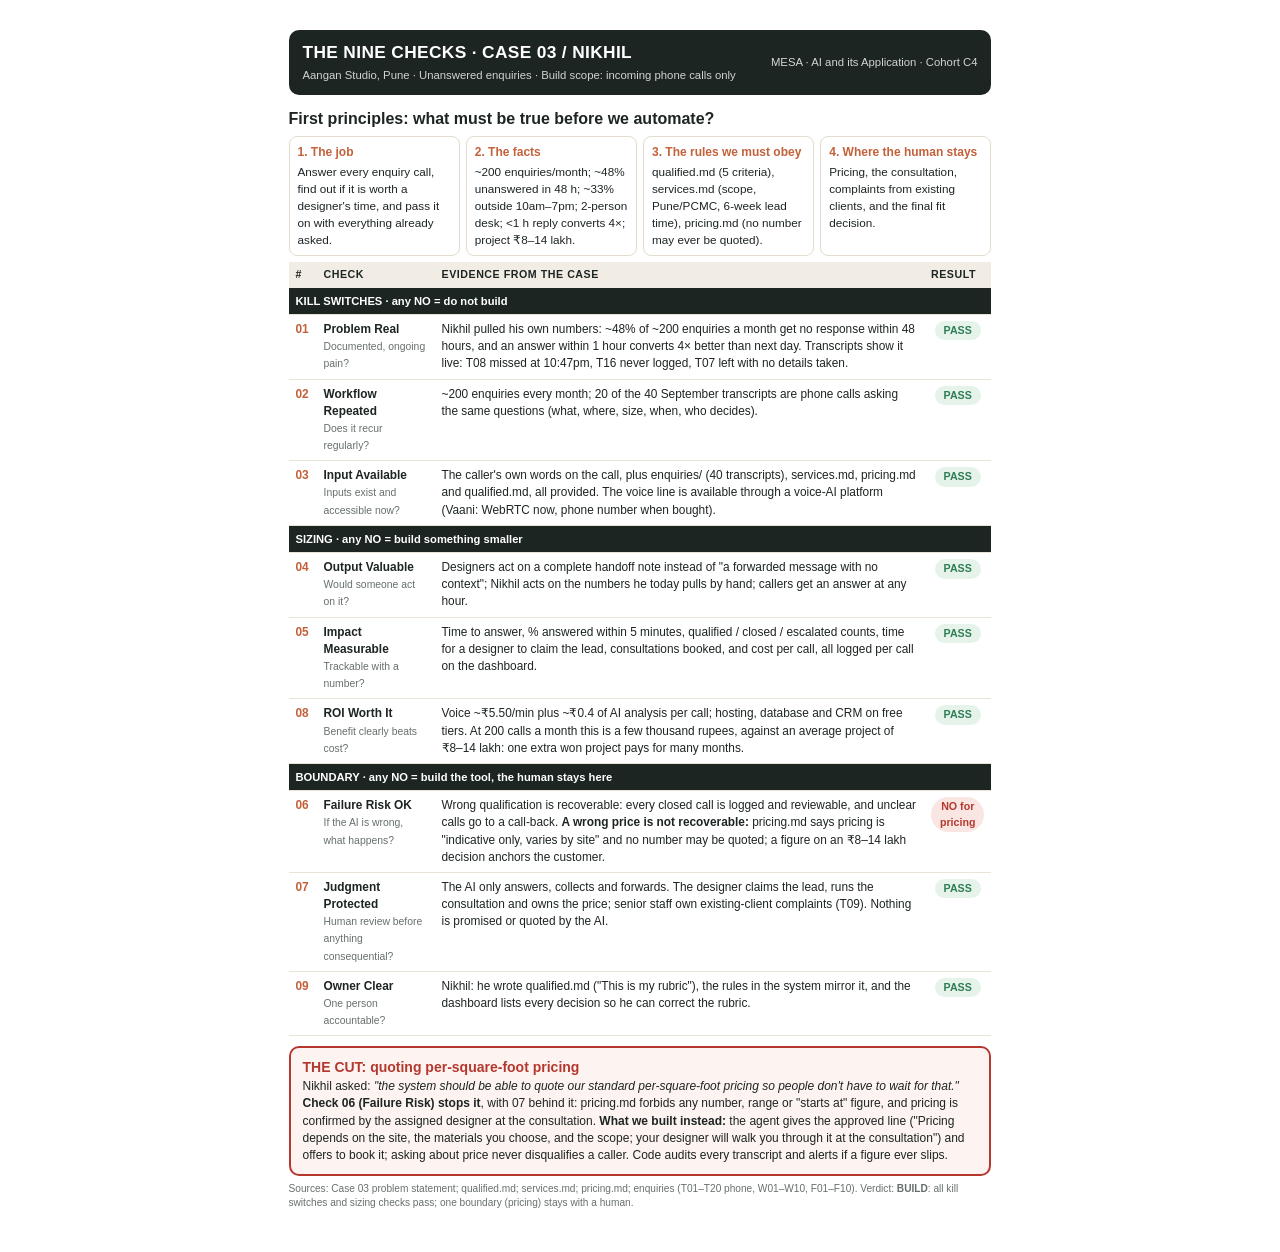
<file: docs/final/checks.html>
<!doctype html>
<html lang="en"><head><meta charset="utf-8"><title>Case 03 Nine Checks</title>
<style>
@page{size:A4;margin:12mm}
*{box-sizing:border-box}
body{margin:0;background:#fff;color:#1d2523;font:10pt/1.45 -apple-system,"Segoe UI",Roboto,Helvetica,Arial,sans-serif;-webkit-print-color-adjust:exact;print-color-adjust:exact}
.sheet{width:186mm;margin:0 auto;padding:8mm 0}
.hdr{background:#1d2523;color:#fff;border-radius:10px;padding:10px 14px;display:flex;justify-content:space-between;align-items:center}
.hdr b{font-size:13pt;letter-spacing:.02em}.hdr span{font-size:8.5pt;opacity:.8}
h2{font-size:12pt;margin:12px 0 6px}
.fp{display:grid;grid-template-columns:repeat(4,1fr);gap:6px;margin-bottom:6px}
.fp div{border:1px solid #e3dccf;border-radius:8px;padding:7px 8px;font-size:8.8pt}
.fp b{display:block;color:#c2613a;font-size:9pt;margin-bottom:2px}
table{width:100%;border-collapse:collapse;font-size:8.9pt}
th{background:#f1ece4;text-align:left;padding:5px 7px;font-size:8pt;text-transform:uppercase;letter-spacing:.05em}
td{border-bottom:1px solid #e9e3d8;padding:6px 7px;vertical-align:top}
td.no{font-weight:800;color:#c2613a;width:28px}
td.nm{width:118px}td.nm b{display:block}td.nm small{color:#66706b;font-size:7.8pt}
td.res{width:64px;text-align:center}
.p{display:inline-block;border-radius:99px;padding:2px 9px;font-weight:700;font-size:8pt}
.pass{background:#e5f3ea;color:#2e7d55}.fail{background:#f9e5e2;color:#b4382e}
.grp td{background:#1d2523;color:#fff;font-weight:700;font-size:8.4pt;padding:5px 7px}
.cut{margin-top:10px;border:2px solid #b4382e;background:#fdf3f1;border-radius:10px;padding:9px 12px;font-size:9pt}
.cut b.t{color:#b4382e;font-size:10.5pt}
.src{font-size:7.6pt;color:#66706b;margin-top:6px}
</style></head><body><div class="sheet">
<div class="hdr"><div><b>THE NINE CHECKS &middot; CASE 03 / NIKHIL</b><br><span>Aangan Studio, Pune &middot; Unanswered enquiries &middot; Build scope: incoming phone calls only</span></div><span>MESA &middot; AI and its Application &middot; Cohort C4</span></div>

<h2>First principles: what must be true before we automate?</h2>
<div class="fp">
<div><b>1. The job</b>Answer every enquiry call, find out if it is worth a designer's time, and pass it on with everything already asked.</div>
<div><b>2. The facts</b>~200 enquiries/month; ~48% unanswered in 48 h; ~33% outside 10am&ndash;7pm; 2-person desk; &lt;1 h reply converts 4&times;; project &#8377;8&ndash;14 lakh.</div>
<div><b>3. The rules we must obey</b>qualified.md (5 criteria), services.md (scope, Pune/PCMC, 6-week lead time), pricing.md (no number may ever be quoted).</div>
<div><b>4. Where the human stays</b>Pricing, the consultation, complaints from existing clients, and the final fit decision.</div>
</div>

<table>
<tr><th>#</th><th>Check</th><th>Evidence from the case</th><th>Result</th></tr>
<tr class="grp"><td colspan="4">KILL SWITCHES &middot; any NO = do not build</td></tr>
<tr><td class="no">01</td><td class="nm"><b>Problem Real</b><small>Documented, ongoing pain?</small></td><td>Nikhil pulled his own numbers: ~48% of ~200 enquiries a month get no response within 48 hours, and an answer within 1 hour converts 4&times; better than next day. Transcripts show it live: T08 missed at 10:47pm, T16 never logged, T07 left with no details taken.</td><td class="res"><span class="p pass">PASS</span></td></tr>
<tr><td class="no">02</td><td class="nm"><b>Workflow Repeated</b><small>Does it recur regularly?</small></td><td>~200 enquiries every month; 20 of the 40 September transcripts are phone calls asking the same questions (what, where, size, when, who decides).</td><td class="res"><span class="p pass">PASS</span></td></tr>
<tr><td class="no">03</td><td class="nm"><b>Input Available</b><small>Inputs exist and accessible now?</small></td><td>The caller's own words on the call, plus enquiries/ (40 transcripts), services.md, pricing.md and qualified.md, all provided. The voice line is available through a voice-AI platform (Vaani: WebRTC now, phone number when bought).</td><td class="res"><span class="p pass">PASS</span></td></tr>
<tr class="grp"><td colspan="4">SIZING &middot; any NO = build something smaller</td></tr>
<tr><td class="no">04</td><td class="nm"><b>Output Valuable</b><small>Would someone act on it?</small></td><td>Designers act on a complete handoff note instead of "a forwarded message with no context"; Nikhil acts on the numbers he today pulls by hand; callers get an answer at any hour.</td><td class="res"><span class="p pass">PASS</span></td></tr>
<tr><td class="no">05</td><td class="nm"><b>Impact Measurable</b><small>Trackable with a number?</small></td><td>Time to answer, % answered within 5 minutes, qualified / closed / escalated counts, time for a designer to claim the lead, consultations booked, and cost per call, all logged per call on the dashboard.</td><td class="res"><span class="p pass">PASS</span></td></tr>
<tr><td class="no">08</td><td class="nm"><b>ROI Worth It</b><small>Benefit clearly beats cost?</small></td><td>Voice ~&#8377;5.50/min plus ~&#8377;0.4 of AI analysis per call; hosting, database and CRM on free tiers. At 200 calls a month this is a few thousand rupees, against an average project of &#8377;8&ndash;14 lakh: one extra won project pays for many months.</td><td class="res"><span class="p pass">PASS</span></td></tr>
<tr class="grp"><td colspan="4">BOUNDARY &middot; any NO = build the tool, the human stays here</td></tr>
<tr><td class="no">06</td><td class="nm"><b>Failure Risk OK</b><small>If the AI is wrong, what happens?</small></td><td>Wrong qualification is recoverable: every closed call is logged and reviewable, and unclear calls go to a call-back. <b>A wrong price is not recoverable:</b> pricing.md says pricing is "indicative only, varies by site" and no number may be quoted; a figure on an &#8377;8&ndash;14 lakh decision anchors the customer.</td><td class="res"><span class="p fail">NO for pricing</span></td></tr>
<tr><td class="no">07</td><td class="nm"><b>Judgment Protected</b><small>Human review before anything consequential?</small></td><td>The AI only answers, collects and forwards. The designer claims the lead, runs the consultation and owns the price; senior staff own existing-client complaints (T09). Nothing is promised or quoted by the AI.</td><td class="res"><span class="p pass">PASS</span></td></tr>
<tr><td class="no">09</td><td class="nm"><b>Owner Clear</b><small>One person accountable?</small></td><td>Nikhil: he wrote qualified.md ("This is my rubric"), the rules in the system mirror it, and the dashboard lists every decision so he can correct the rubric.</td><td class="res"><span class="p pass">PASS</span></td></tr>
</table>

<div class="cut"><b class="t">THE CUT: quoting per-square-foot pricing</b><br>
Nikhil asked: <i>"the system should be able to quote our standard per-square-foot pricing so people don't have to wait for that."</i> <b>Check 06 (Failure Risk) stops it</b>, with 07 behind it: pricing.md forbids any number, range or "starts at" figure, and pricing is confirmed by the assigned designer at the consultation. <b>What we built instead:</b> the agent gives the approved line ("Pricing depends on the site, the materials you choose, and the scope; your designer will walk you through it at the consultation") and offers to book it; asking about price never disqualifies a caller. Code audits every transcript and alerts if a figure ever slips.</div>
<p class="src">Sources: Case 03 problem statement; qualified.md; services.md; pricing.md; enquiries (T01&ndash;T20 phone, W01&ndash;W10, F01&ndash;F10). Verdict: <b>BUILD</b>: all kill switches and sizing checks pass; one boundary (pricing) stays with a human.</p>
</div></body></html>
</file>
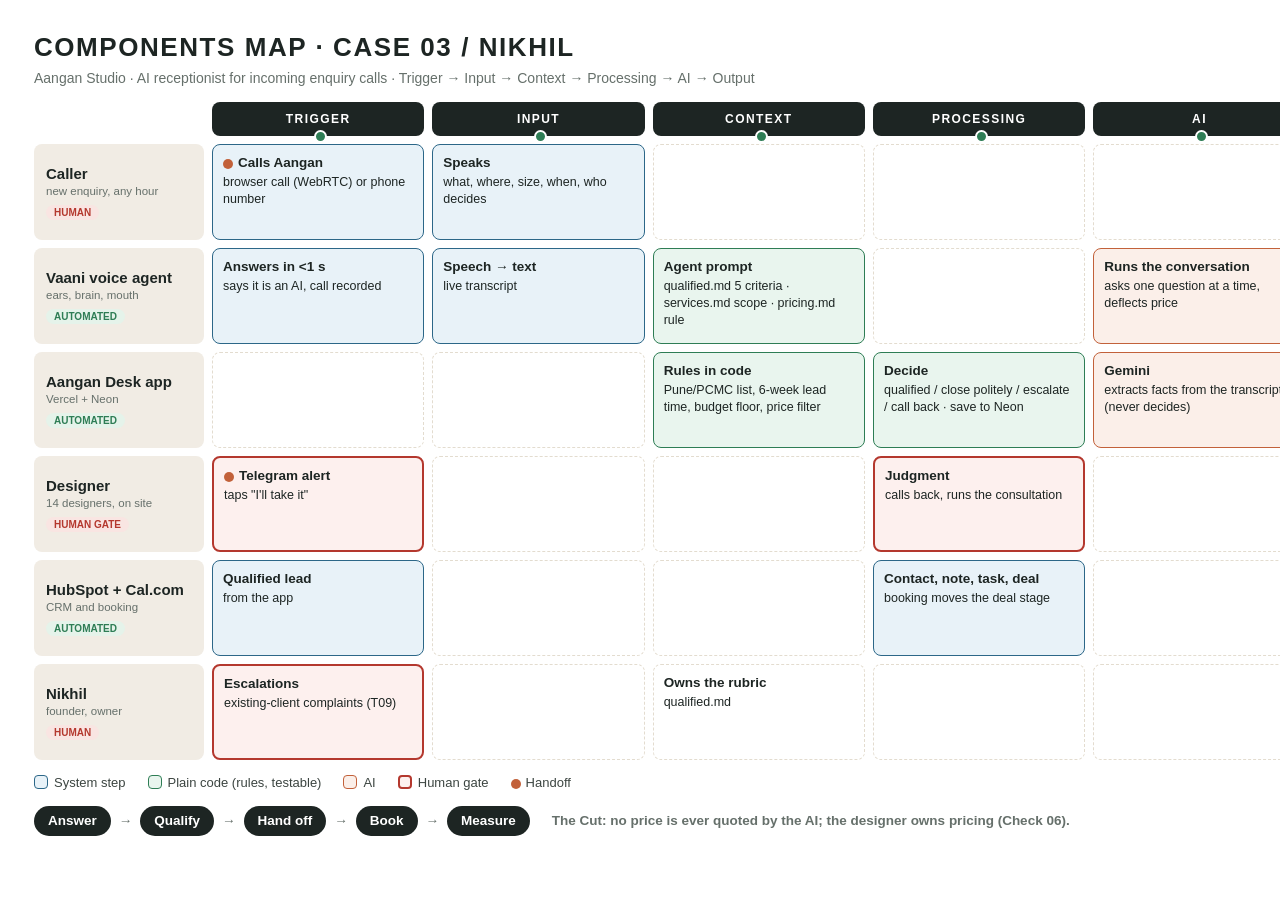
<file: docs/final/map.html>
<!doctype html>
<html lang="en"><head><meta charset="utf-8"><title>Case 03 Components Map</title>
<style>
*{box-sizing:border-box}
body{margin:0;background:#fff;color:#1d2523;font:13px/1.35 -apple-system,"Segoe UI",Roboto,Helvetica,Arial,sans-serif}
.wrap{width:1560px;padding:30px 34px}
.hdr{display:flex;justify-content:space-between;align-items:flex-end;margin-bottom:14px}
.hdr h1{margin:0;font-size:26px;letter-spacing:.06em}.hdr p{margin:4px 0 0;color:#66706b;font-size:14px}
.hdr .tag{background:#1d2523;color:#fff;border-radius:99px;padding:6px 14px;font-weight:700;font-size:12px}
.grid{display:grid;grid-template-columns:170px repeat(6,1fr);gap:8px}
.col{background:#1d2523;color:#fff;text-align:center;border-radius:8px;padding:9px 4px;font-weight:800;letter-spacing:.12em;font-size:12px;position:relative}
.col:after{content:"";position:absolute;bottom:-7px;left:50%;width:9px;height:9px;margin-left:-4px;border-radius:50%;background:#2e7d55;border:2px solid #fff}
.act{border-radius:8px;padding:10px 12px;background:#f1ece4;display:flex;flex-direction:column;justify-content:center;min-height:96px}
.act b{font-size:15px}.act small{color:#66706b;font-size:11.5px}
.pillh{display:inline-block;margin-top:5px;border-radius:99px;padding:1px 8px;font-size:10px;font-weight:800;width:fit-content}
.ph{background:#f9e5e2;color:#b4382e}.pa{background:#e5f3ea;color:#2e7d55}
.c{border:1.5px dashed #e3dccf;border-radius:8px;min-height:96px;padding:9px 10px;font-size:12.5px}
.c b{display:block;font-size:13.5px;margin-bottom:2px}
.sys{border:1.5px solid #2c6788;background:#e8f2f8}
.code{border:1.5px solid #2e7d55;background:#e9f5ee}
.ai{border:1.5px solid #c2613a;background:#fbefe9}
.gate{border:2.5px solid #b4382e;background:#fdf0ee}
.dot{display:inline-block;width:10px;height:10px;border-radius:50%;background:#c2613a;margin-right:5px;vertical-align:middle}
.legend{display:flex;gap:22px;margin-top:14px;font-size:13px;color:#3c4541;flex-wrap:wrap}
.legend i{display:inline-block;width:14px;height:14px;border-radius:4px;margin-right:6px;vertical-align:-2px}
.strip{margin-top:14px;display:flex;gap:8px;align-items:center;font-size:13.5px;font-weight:700}
.strip span{background:#1d2523;color:#fff;border-radius:99px;padding:6px 14px}
.strip em{font-style:normal;color:#66706b}
</style></head><body><div class="wrap">
<div class="hdr"><div><h1>COMPONENTS MAP &middot; CASE 03 / NIKHIL</h1><p>Aangan Studio &middot; AI receptionist for incoming enquiry calls &middot; Trigger &rarr; Input &rarr; Context &rarr; Processing &rarr; AI &rarr; Output</p></div><span class="tag">&#9679; Aangan Desk</span></div>
<div class="grid">
  <div></div><div class="col">TRIGGER</div><div class="col">INPUT</div><div class="col">CONTEXT</div><div class="col">PROCESSING</div><div class="col">AI</div><div class="col">OUTPUT</div>

  <div class="act"><b>Caller</b><small>new enquiry, any hour</small><span class="pillh ph">HUMAN</span></div>
  <div class="c sys"><b><span class="dot"></span>Calls Aangan</b>browser call (WebRTC) or phone number</div>
  <div class="c sys"><b>Speaks</b>what, where, size, when, who decides</div>
  <div class="c"></div><div class="c"></div><div class="c"></div>
  <div class="c sys"><b>Gets an instant answer</b>no price ever; honest decline or "team will call you"</div>

  <div class="act"><b>Vaani voice agent</b><small>ears, brain, mouth</small><span class="pillh pa">AUTOMATED</span></div>
  <div class="c sys"><b>Answers in &lt;1 s</b>says it is an AI, call recorded</div>
  <div class="c sys"><b>Speech &rarr; text</b>live transcript</div>
  <div class="c code"><b>Agent prompt</b>qualified.md 5 criteria &middot; services.md scope &middot; pricing.md rule</div>
  <div class="c"></div>
  <div class="c ai"><b>Runs the conversation</b>asks one question at a time, deflects price</div>
  <div class="c sys"><b><span class="dot"></span>Post-call webhook</b>transcript + summary + recording</div>

  <div class="act"><b>Aangan Desk app</b><small>Vercel + Neon</small><span class="pillh pa">AUTOMATED</span></div>
  <div class="c"></div><div class="c"></div>
  <div class="c code"><b>Rules in code</b>Pune/PCMC list, 6-week lead time, budget floor, price filter</div>
  <div class="c code"><b>Decide</b>qualified / close politely / escalate / call back &middot; save to Neon</div>
  <div class="c ai"><b>Gemini</b>extracts facts from the transcript (never decides)</div>
  <div class="c code"><b><span class="dot"></span>Handoff note</b>everything already asked</div>

  <div class="act"><b>Designer</b><small>14 designers, on site</small><span class="pillh ph">HUMAN GATE</span></div>
  <div class="c gate"><b><span class="dot"></span>Telegram alert</b>taps "I'll take it"</div>
  <div class="c"></div><div class="c"></div>
  <div class="c gate"><b>Judgment</b>calls back, runs the consultation</div>
  <div class="c"></div>
  <div class="c gate"><b>Owns the price</b>quoted at consultation only</div>

  <div class="act"><b>HubSpot + Cal.com</b><small>CRM and booking</small><span class="pillh pa">AUTOMATED</span></div>
  <div class="c sys"><b>Qualified lead</b>from the app</div>
  <div class="c"></div><div class="c"></div>
  <div class="c sys"><b>Contact, note, task, deal</b>booking moves the deal stage</div>
  <div class="c"></div>
  <div class="c sys"><b><span class="dot"></span>Consultation booked</b>meeting logged in HubSpot</div>

  <div class="act"><b>Nikhil</b><small>founder, owner</small><span class="pillh ph">HUMAN</span></div>
  <div class="c gate"><b>Escalations</b>existing-client complaints (T09)</div>
  <div class="c"></div>
  <div class="c"><b>Owns the rubric</b>qualified.md</div>
  <div class="c"></div><div class="c"></div>
  <div class="c sys"><b>Live dashboard</b>every call: transcript, takeaway, decision, cost</div>
</div>
<div class="legend"><span><i style="background:#e8f2f8;border:1.5px solid #2c6788"></i>System step</span><span><i style="background:#e9f5ee;border:1.5px solid #2e7d55"></i>Plain code (rules, testable)</span><span><i style="background:#fbefe9;border:1.5px solid #c2613a"></i>AI</span><span><i style="background:#fdf0ee;border:2.5px solid #b4382e"></i>Human gate</span><span><span class="dot"></span>Handoff</span></div>
<div class="strip"><span>Answer</span><em>&rarr;</em><span>Qualify</span><em>&rarr;</em><span>Hand off</span><em>&rarr;</em><span>Book</span><em>&rarr;</em><span>Measure</span><em style="margin-left:14px">The Cut: no price is ever quoted by the AI; the designer owns pricing (Check 06).</em></div>
</div></body></html>
</file>
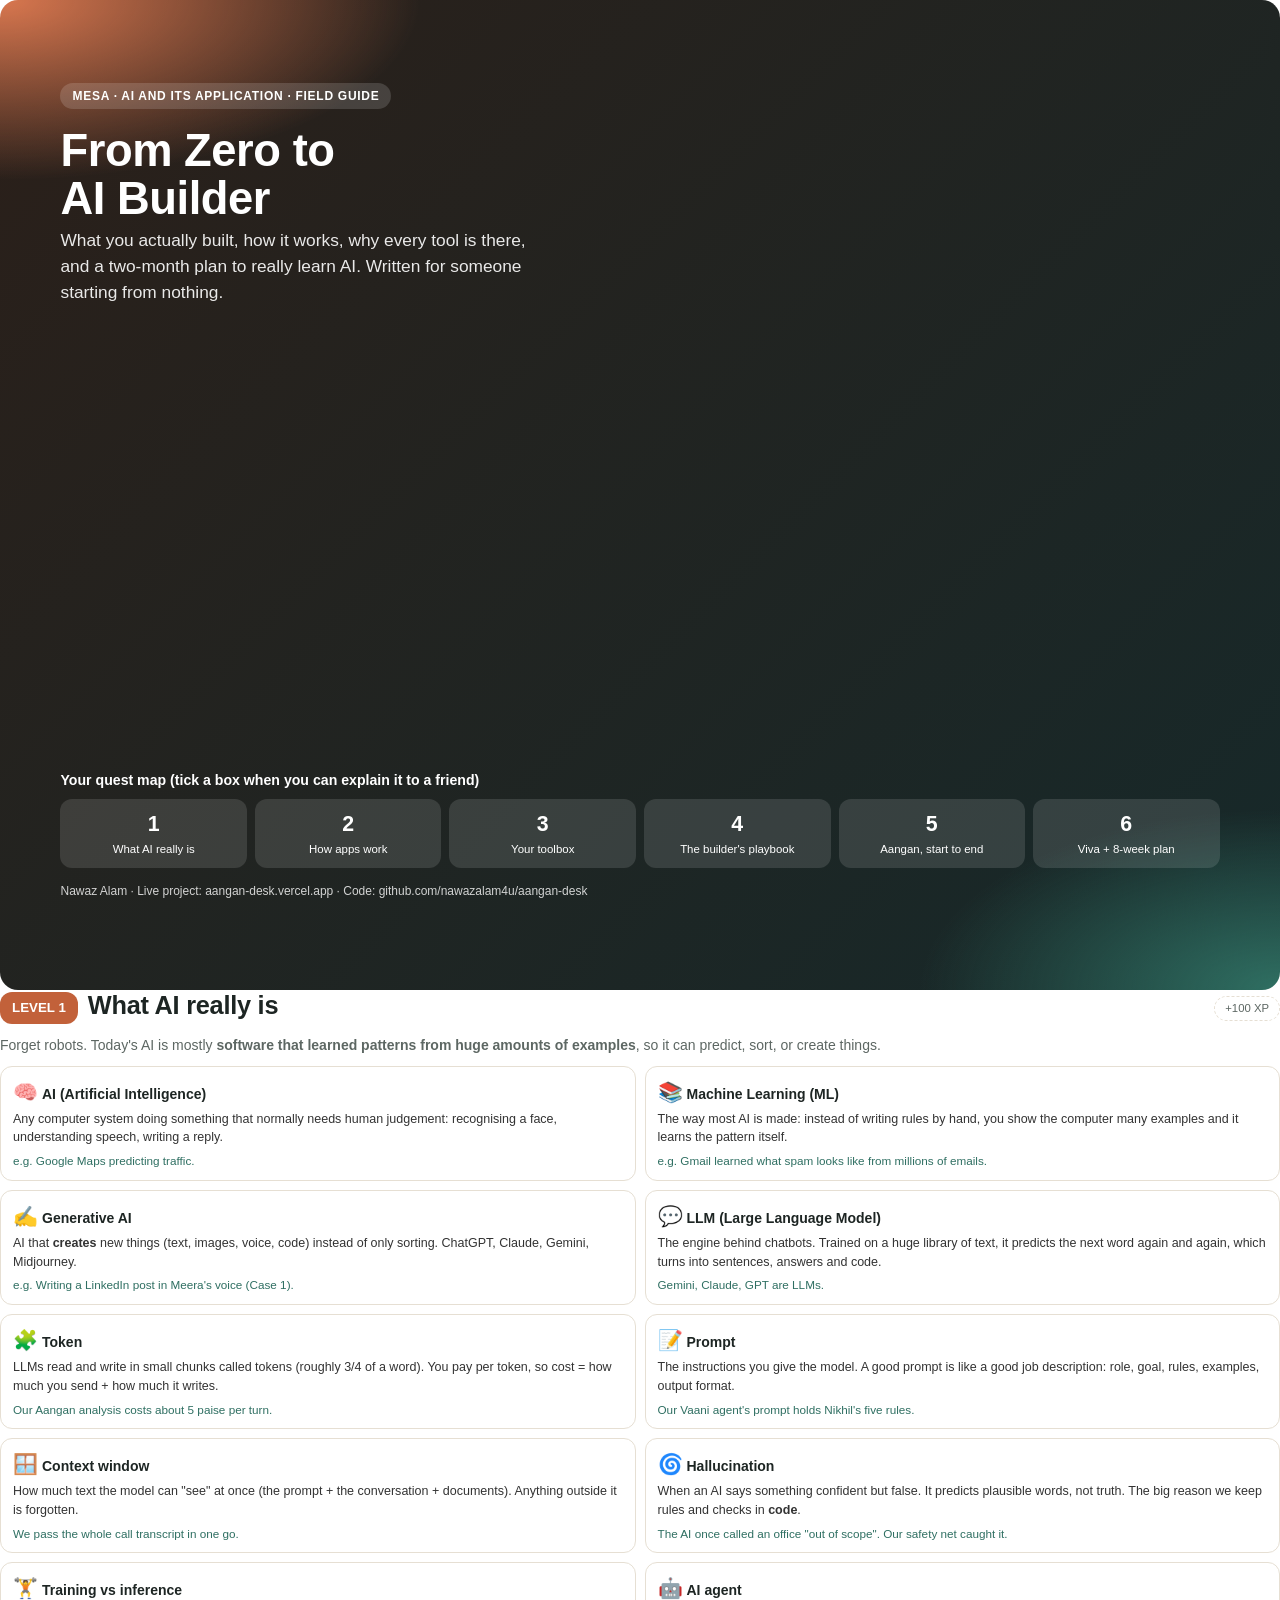
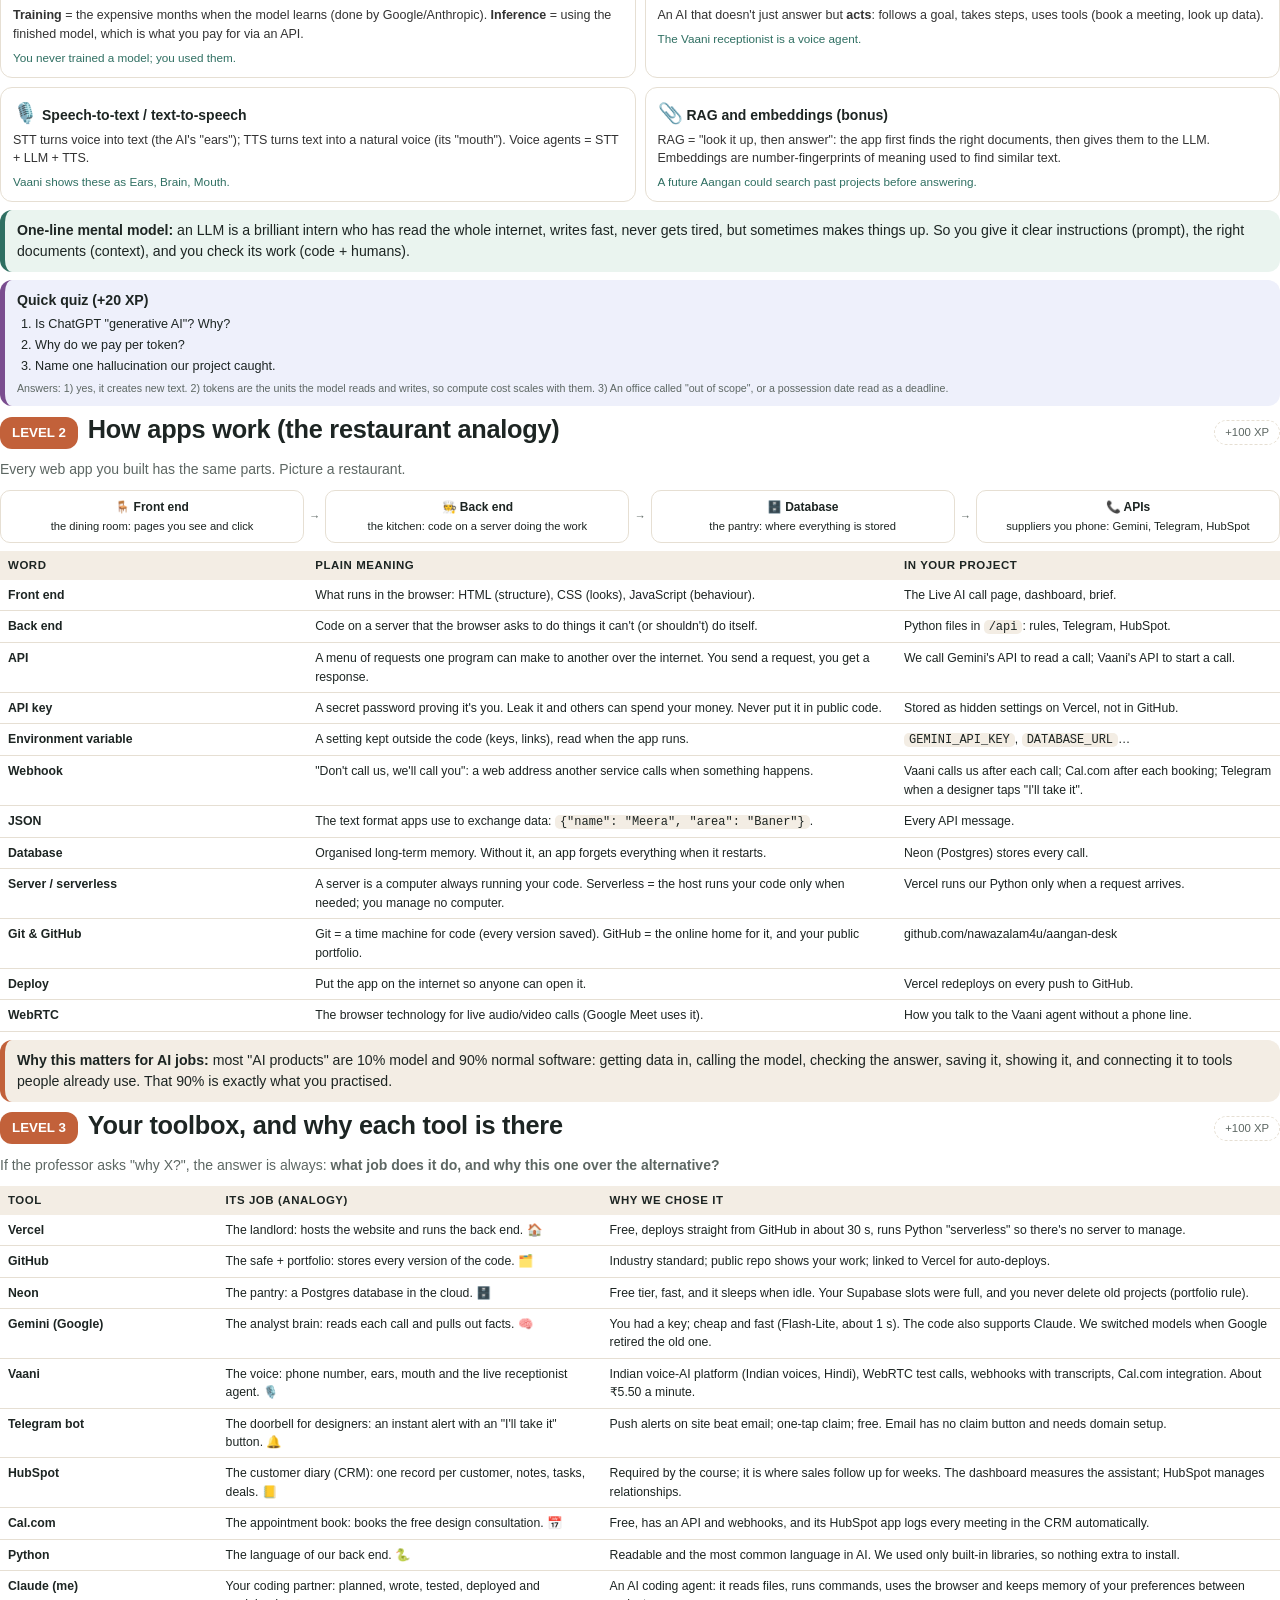
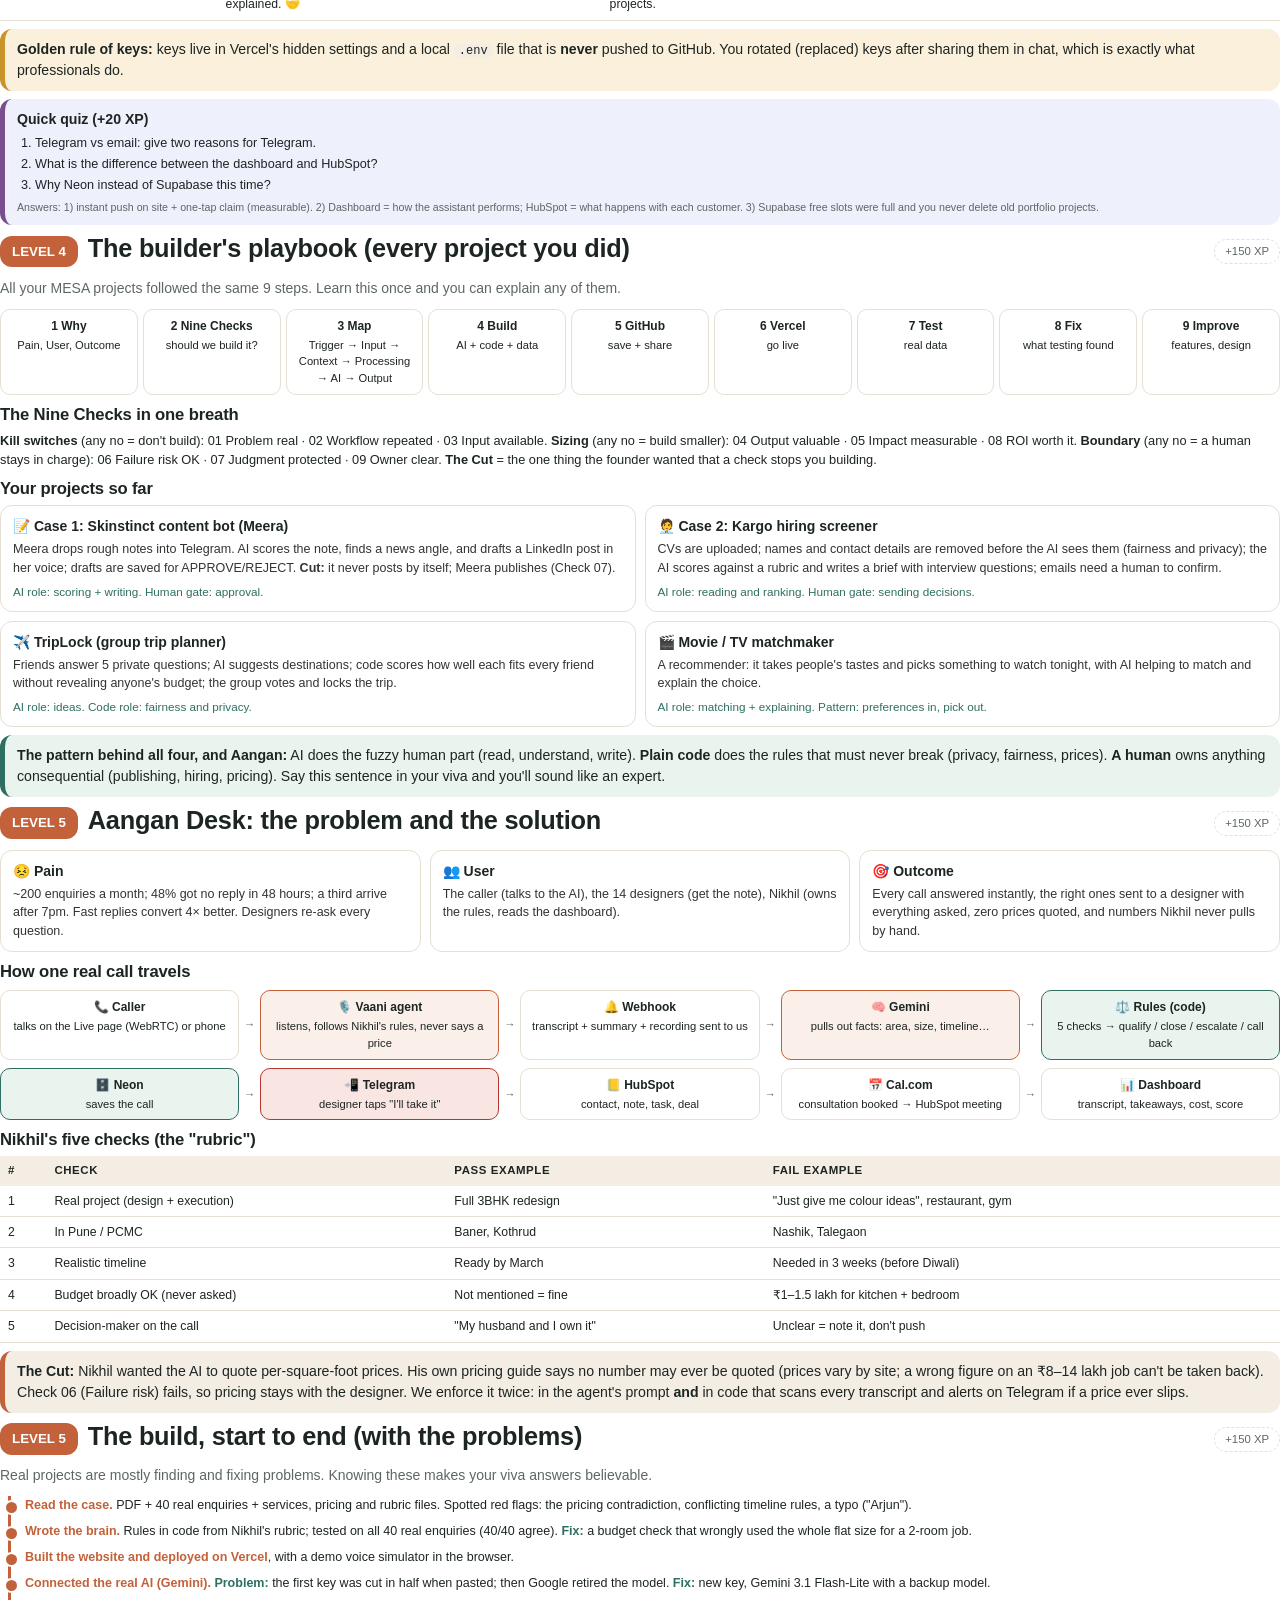
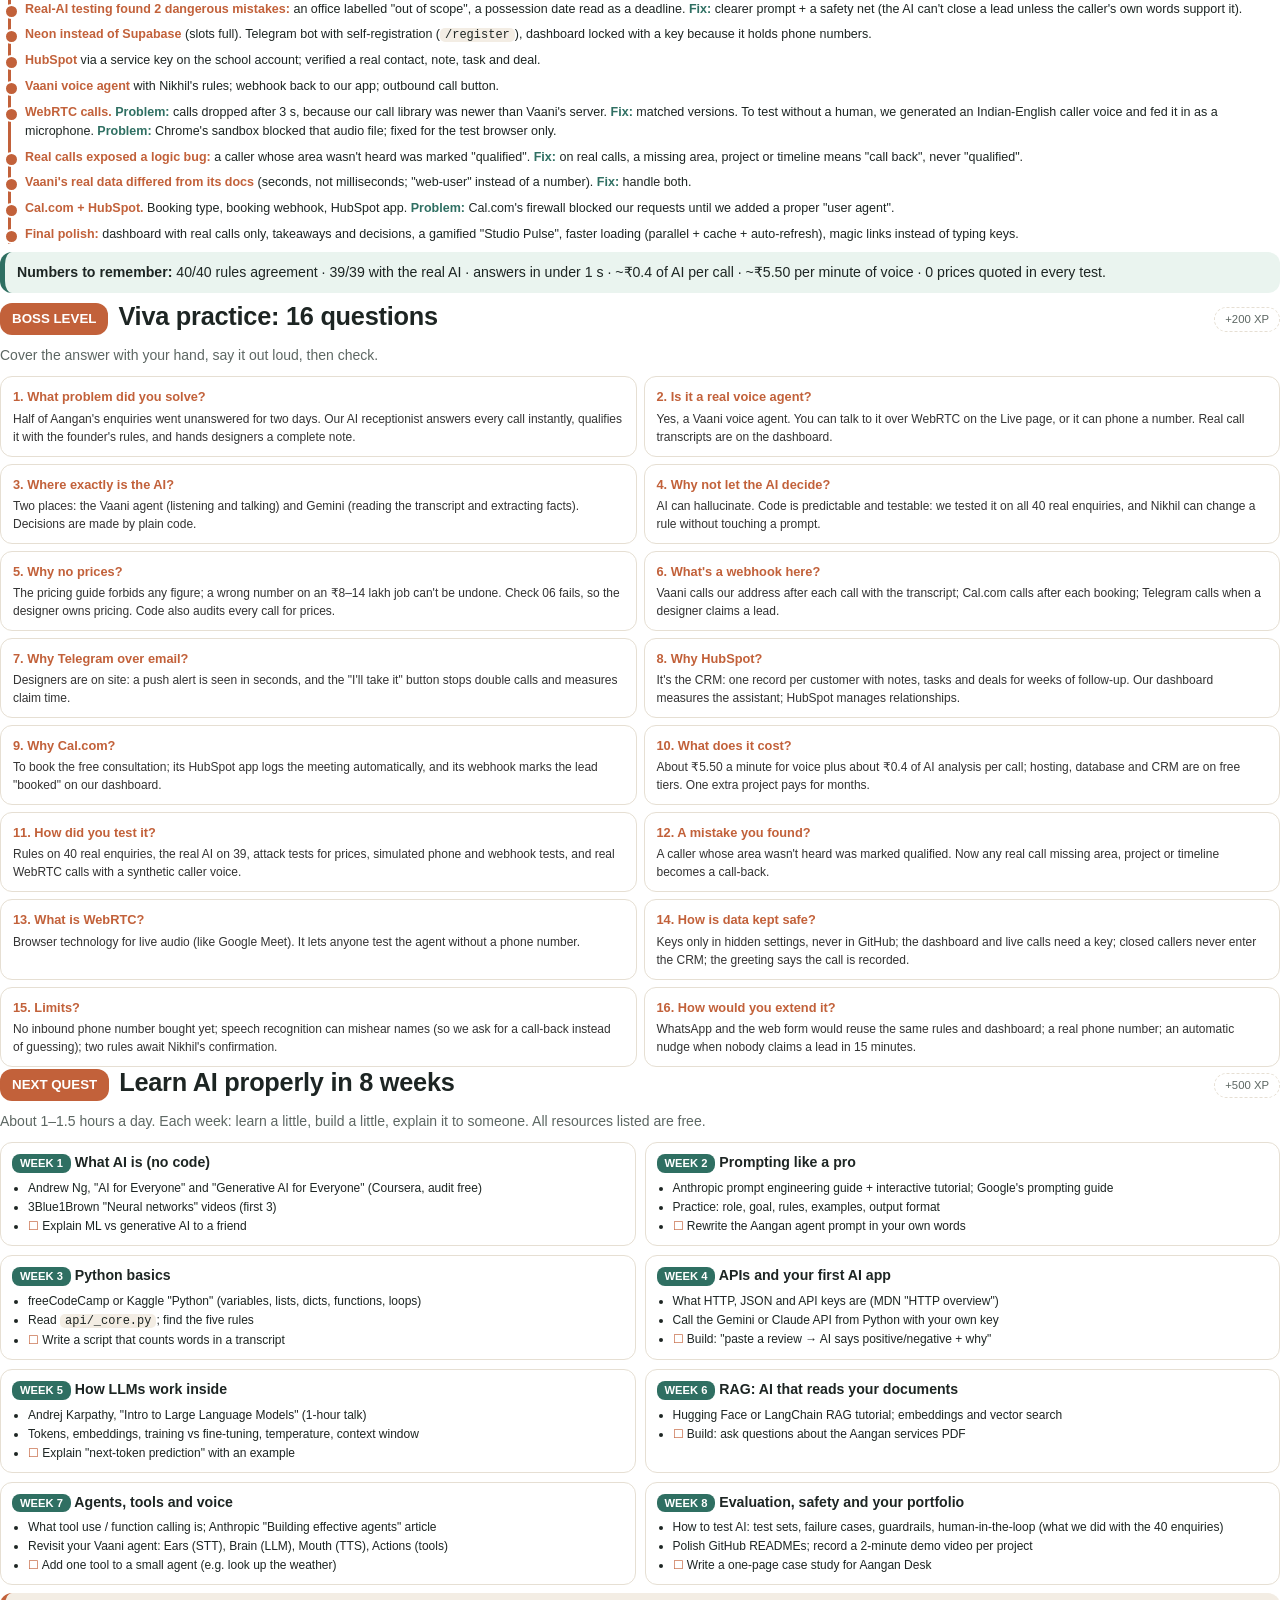
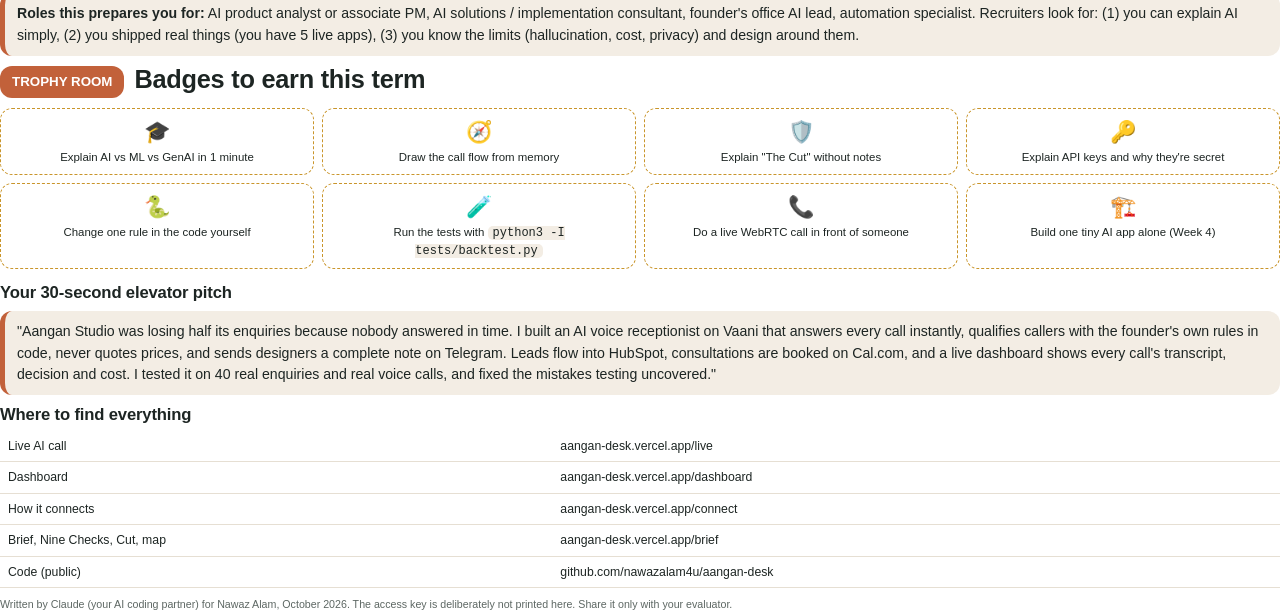
<file: docs/guide/AI_Field_Guide.html>
<!doctype html>
<html lang="en">
<head>
<meta charset="utf-8">
<title>From Zero to AI Builder - Nawaz's Field Guide</title>
<style>
@page{size:A4;margin:14mm 14mm 16mm}
:root{--ink:#1d2523;--muted:#5d6763;--line:#e6dfd3;--bg:#fbf8f3;--accent:#c2613a;--teal:#2f6f62;--gold:#c9952b;--blue:#2c6788;--plum:#7a4d8f;--soft:#f3ede4}
*{box-sizing:border-box}
body{margin:0;font:10.6pt/1.5 -apple-system,"Segoe UI",Roboto,Helvetica,Arial,sans-serif;color:var(--ink);-webkit-print-color-adjust:exact;print-color-adjust:exact}
h1,h2,h3{line-height:1.2;margin:0 0 6px;letter-spacing:-.01em}
h2{font-size:19pt}h3{font-size:12.5pt;margin-top:10px}
p{margin:0 0 7px}
.page{page-break-after:always;position:relative}
.page:last-child{page-break-after:auto}
.cover{height:262mm;border-radius:18px;padding:22mm 16mm;color:#fff;display:flex;flex-direction:column;justify-content:space-between;
 background:radial-gradient(700px 300px at 0% 0%,#d9774f,transparent 60%),radial-gradient(600px 300px at 100% 100%,#2f6f62,transparent 60%),linear-gradient(135deg,#2b1f19,#16292a)}
.cover h1{font-size:34pt;line-height:1.05}
.cover .tag{display:inline-block;background:rgba(255,255,255,.15);padding:4px 12px;border-radius:99px;font-weight:700;font-size:9pt;letter-spacing:.06em;text-transform:uppercase}
.map{display:grid;grid-template-columns:repeat(6,1fr);gap:8px}
.map div{background:rgba(255,255,255,.12);border-radius:12px;padding:10px 8px;text-align:center;font-size:8.6pt}
.map b{display:block;font-size:16pt}
.lvl{display:flex;align-items:center;gap:10px;margin-bottom:8px}
.lvl .n{background:var(--accent);color:#fff;border-radius:12px;padding:6px 12px;font-weight:800;font-size:10pt;white-space:nowrap}
.lvl .xp{margin-left:auto;font-size:8.5pt;color:var(--muted);border:1px dashed var(--line);border-radius:99px;padding:3px 10px}
.lead{color:var(--muted);font-size:10.5pt;margin-bottom:10px}
.grid2{display:grid;grid-template-columns:1fr 1fr;gap:9px}
.grid3{display:grid;grid-template-columns:1fr 1fr 1fr;gap:9px}
.card{border:1px solid var(--line);border-radius:12px;padding:10px 12px;background:#fff;break-inside:avoid}
.card h4{margin:0 0 3px;font-size:10.5pt}
.card p{margin:0;font-size:9.4pt;color:#333}
.card .eg{display:block;margin-top:5px;font-size:8.8pt;color:var(--teal)}
.ic{font-size:15pt;margin-right:4px}
.box{border-radius:12px;padding:10px 12px;margin:8px 0;break-inside:avoid}
.box.tip{background:#eaf4ef;border-left:5px solid var(--teal)}
.box.warn{background:#fbf0dc;border-left:5px solid var(--gold)}
.box.story{background:#f3ede4;border-left:5px solid var(--accent)}
.box.quiz{background:#eef0fb;border-left:5px solid var(--plum)}
.quiz ol{margin:4px 0 0 18px;padding:0}.quiz li{margin:2px 0;font-size:9.5pt}
.ans{font-size:8pt;color:var(--muted);margin-top:4px}
table{width:100%;border-collapse:collapse;font-size:9.2pt;break-inside:auto}
th{text-align:left;background:var(--soft);padding:6px 8px;font-size:8.6pt;text-transform:uppercase;letter-spacing:.05em}
td{padding:6px 8px;border-bottom:1px solid var(--line);vertical-align:top}
tr{break-inside:avoid}
.flow{display:flex;flex-wrap:wrap;align-items:stretch;gap:5px;margin:8px 0}
.flow div{flex:1 1 0;min-width:78px;background:#fff;border:1.5px solid var(--line);border-radius:10px;padding:7px 6px;text-align:center;font-size:8.4pt}
.flow div b{display:block;font-size:9pt;margin-bottom:2px}
.flow .ai{border-color:var(--accent);background:#fbefe9}.flow .code{border-color:var(--teal);background:#eaf4ef}.flow .human{border-color:#b4382e;background:#f9e5e2}
.arrow{flex:0 0 auto!important;min-width:0!important;border:0!important;background:none!important;align-self:center;font-size:13pt;color:var(--muted);padding:0!important}
.timeline{border-left:3px solid var(--accent);margin:6px 0 0 8px;padding-left:14px}
.timeline div{position:relative;margin:0 0 7px;font-size:9.4pt;break-inside:avoid}
.timeline div:before{content:"";position:absolute;left:-21px;top:4px;width:11px;height:11px;border-radius:50%;background:var(--accent);border:2px solid #fff}
.timeline b{color:var(--accent)}
.fix{color:var(--teal);font-weight:600}
.week{border:1px solid var(--line);border-radius:12px;padding:9px 11px;break-inside:avoid;background:#fff}
.week .wk{display:inline-block;background:var(--teal);color:#fff;border-radius:8px;padding:1px 8px;font-size:8.4pt;font-weight:800;margin-bottom:3px}
.week ul{margin:3px 0 0 16px;padding:0;font-size:9pt}.week li{margin:1px 0}
.chk:before{content:"\2610  ";color:var(--accent)}
.badges{display:grid;grid-template-columns:repeat(4,1fr);gap:8px}
.badges div{border:1.5px dashed var(--gold);border-radius:12px;padding:8px;text-align:center;font-size:8.6pt}
.badges b{display:block;font-size:16pt}
.foot{font-size:8pt;color:var(--muted);margin-top:8px}
.kbd{font-family:ui-monospace,Menlo,monospace;background:var(--soft);padding:0 5px;border-radius:5px;font-size:9pt}
.qa{display:grid;grid-template-columns:1fr 1fr;gap:7px}
.qa .card p{font-size:9pt}.qa .card h4{font-size:9.6pt;color:var(--accent)}
</style>
</head>
<body>

<!-- ============ COVER ============ -->
<section class="page"><div class="cover">
  <div><span class="tag">MESA &middot; AI and its Application &middot; Field guide</span>
    <h1 style="margin-top:18px">From Zero to<br>AI Builder</h1>
    <p style="font-size:13pt;opacity:.9;max-width:130mm">What you actually built, how it works, why every tool is there, and a two-month plan to really learn AI. Written for someone starting from nothing.</p></div>
  <div>
    <p style="font-weight:700;margin-bottom:8px">Your quest map (tick a box when you can explain it to a friend)</p>
    <div class="map">
      <div><b>1</b>What AI really is</div><div><b>2</b>How apps work</div><div><b>3</b>Your toolbox</div><div><b>4</b>The builder's playbook</div><div><b>5</b>Aangan, start to end</div><div><b>6</b>Viva + 8-week plan</div>
    </div>
    <p style="margin-top:14px;font-size:9pt;opacity:.8">Nawaz Alam &middot; Live project: aangan-desk.vercel.app &middot; Code: github.com/nawazalam4u/aangan-desk</p>
  </div>
</div></section>

<!-- ============ LEVEL 1 ============ -->
<section class="page">
  <div class="lvl"><span class="n">LEVEL 1</span><h2>What AI really is</h2><span class="xp">+100 XP</span></div>
  <p class="lead">Forget robots. Today's AI is mostly <b>software that learned patterns from huge amounts of examples</b>, so it can predict, sort, or create things.</p>
  <div class="grid2">
    <div class="card"><h4><span class="ic">🧠</span>AI (Artificial Intelligence)</h4><p>Any computer system doing something that normally needs human judgement: recognising a face, understanding speech, writing a reply.</p><span class="eg">e.g. Google Maps predicting traffic.</span></div>
    <div class="card"><h4><span class="ic">📚</span>Machine Learning (ML)</h4><p>The way most AI is made: instead of writing rules by hand, you show the computer many examples and it learns the pattern itself.</p><span class="eg">e.g. Gmail learned what spam looks like from millions of emails.</span></div>
    <div class="card"><h4><span class="ic">✍️</span>Generative AI</h4><p>AI that <b>creates</b> new things (text, images, voice, code) instead of only sorting. ChatGPT, Claude, Gemini, Midjourney.</p><span class="eg">e.g. Writing a LinkedIn post in Meera's voice (Case 1).</span></div>
    <div class="card"><h4><span class="ic">💬</span>LLM (Large Language Model)</h4><p>The engine behind chatbots. Trained on a huge library of text, it predicts the next word again and again, which turns into sentences, answers and code.</p><span class="eg">Gemini, Claude, GPT are LLMs.</span></div>
    <div class="card"><h4><span class="ic">🧩</span>Token</h4><p>LLMs read and write in small chunks called tokens (roughly 3/4 of a word). You pay per token, so cost = how much you send + how much it writes.</p><span class="eg">Our Aangan analysis costs about 5 paise per turn.</span></div>
    <div class="card"><h4><span class="ic">📝</span>Prompt</h4><p>The instructions you give the model. A good prompt is like a good job description: role, goal, rules, examples, output format.</p><span class="eg">Our Vaani agent's prompt holds Nikhil's five rules.</span></div>
    <div class="card"><h4><span class="ic">🪟</span>Context window</h4><p>How much text the model can "see" at once (the prompt + the conversation + documents). Anything outside it is forgotten.</p><span class="eg">We pass the whole call transcript in one go.</span></div>
    <div class="card"><h4><span class="ic">🌀</span>Hallucination</h4><p>When an AI says something confident but false. It predicts plausible words, not truth. The big reason we keep rules and checks in <b>code</b>.</p><span class="eg">The AI once called an office "out of scope". Our safety net caught it.</span></div>
    <div class="card"><h4><span class="ic">🏋️</span>Training vs inference</h4><p><b>Training</b> = the expensive months when the model learns (done by Google/Anthropic). <b>Inference</b> = using the finished model, which is what you pay for via an API.</p><span class="eg">You never trained a model; you used them.</span></div>
    <div class="card"><h4><span class="ic">🤖</span>AI agent</h4><p>An AI that doesn't just answer but <b>acts</b>: follows a goal, takes steps, uses tools (book a meeting, look up data).</p><span class="eg">The Vaani receptionist is a voice agent.</span></div>
    <div class="card"><h4><span class="ic">🎙️</span>Speech-to-text / text-to-speech</h4><p>STT turns voice into text (the AI's "ears"); TTS turns text into a natural voice (its "mouth"). Voice agents = STT + LLM + TTS.</p><span class="eg">Vaani shows these as Ears, Brain, Mouth.</span></div>
    <div class="card"><h4><span class="ic">📎</span>RAG and embeddings (bonus)</h4><p>RAG = "look it up, then answer": the app first finds the right documents, then gives them to the LLM. Embeddings are number-fingerprints of meaning used to find similar text.</p><span class="eg">A future Aangan could search past projects before answering.</span></div>
  </div>
  <div class="box tip"><b>One-line mental model:</b> an LLM is a brilliant intern who has read the whole internet, writes fast, never gets tired, but sometimes makes things up. So you give it clear instructions (prompt), the right documents (context), and you check its work (code + humans).</div>
  <div class="box quiz"><b>Quick quiz (+20 XP)</b><ol><li>Is ChatGPT "generative AI"? Why?</li><li>Why do we pay per token?</li><li>Name one hallucination our project caught.</li></ol><div class="ans">Answers: 1) yes, it creates new text. 2) tokens are the units the model reads and writes, so compute cost scales with them. 3) An office called "out of scope", or a possession date read as a deadline.</div></div>
</section>

<!-- ============ LEVEL 2 ============ -->
<section class="page">
  <div class="lvl"><span class="n">LEVEL 2</span><h2>How apps work (the restaurant analogy)</h2><span class="xp">+100 XP</span></div>
  <p class="lead">Every web app you built has the same parts. Picture a restaurant.</p>
  <div class="flow"><div><b>🪑 Front end</b>the dining room: pages you see and click</div><div class="arrow">→</div><div><b>🧑‍🍳 Back end</b>the kitchen: code on a server doing the work</div><div class="arrow">→</div><div><b>🗄️ Database</b>the pantry: where everything is stored</div><div class="arrow">→</div><div><b>📞 APIs</b>suppliers you phone: Gemini, Telegram, HubSpot</div></div>
  <table>
    <tr><th style="width:24%">Word</th><th>Plain meaning</th><th style="width:30%">In your project</th></tr>
    <tr><td><b>Front end</b></td><td>What runs in the browser: HTML (structure), CSS (looks), JavaScript (behaviour).</td><td>The Live AI call page, dashboard, brief.</td></tr>
    <tr><td><b>Back end</b></td><td>Code on a server that the browser asks to do things it can't (or shouldn't) do itself.</td><td>Python files in <span class="kbd">/api</span>: rules, Telegram, HubSpot.</td></tr>
    <tr><td><b>API</b></td><td>A menu of requests one program can make to another over the internet. You send a request, you get a response.</td><td>We call Gemini's API to read a call; Vaani's API to start a call.</td></tr>
    <tr><td><b>API key</b></td><td>A secret password proving it's you. Leak it and others can spend your money. Never put it in public code.</td><td>Stored as hidden settings on Vercel, not in GitHub.</td></tr>
    <tr><td><b>Environment variable</b></td><td>A setting kept outside the code (keys, links), read when the app runs.</td><td><span class="kbd">GEMINI_API_KEY</span>, <span class="kbd">DATABASE_URL</span>…</td></tr>
    <tr><td><b>Webhook</b></td><td>"Don't call us, we'll call you": a web address another service calls when something happens.</td><td>Vaani calls us after each call; Cal.com after each booking; Telegram when a designer taps "I'll take it".</td></tr>
    <tr><td><b>JSON</b></td><td>The text format apps use to exchange data: <span class="kbd">{"name": "Meera", "area": "Baner"}</span>.</td><td>Every API message.</td></tr>
    <tr><td><b>Database</b></td><td>Organised long-term memory. Without it, an app forgets everything when it restarts.</td><td>Neon (Postgres) stores every call.</td></tr>
    <tr><td><b>Server / serverless</b></td><td>A server is a computer always running your code. Serverless = the host runs your code only when needed; you manage no computer.</td><td>Vercel runs our Python only when a request arrives.</td></tr>
    <tr><td><b>Git &amp; GitHub</b></td><td>Git = a time machine for code (every version saved). GitHub = the online home for it, and your public portfolio.</td><td>github.com/nawazalam4u/aangan-desk</td></tr>
    <tr><td><b>Deploy</b></td><td>Put the app on the internet so anyone can open it.</td><td>Vercel redeploys on every push to GitHub.</td></tr>
    <tr><td><b>WebRTC</b></td><td>The browser technology for live audio/video calls (Google Meet uses it).</td><td>How you talk to the Vaani agent without a phone line.</td></tr>
  </table>
  <div class="box story"><b>Why this matters for AI jobs:</b> most "AI products" are 10% model and 90% normal software: getting data in, calling the model, checking the answer, saving it, showing it, and connecting it to tools people already use. That 90% is exactly what you practised.</div>
</section>

<!-- ============ LEVEL 3 ============ -->
<section class="page">
  <div class="lvl"><span class="n">LEVEL 3</span><h2>Your toolbox, and why each tool is there</h2><span class="xp">+100 XP</span></div>
  <p class="lead">If the professor asks "why X?", the answer is always: <b>what job does it do, and why this one over the alternative?</b></p>
  <table>
    <tr><th style="width:17%">Tool</th><th style="width:30%">Its job (analogy)</th><th>Why we chose it</th></tr>
    <tr><td><b>Vercel</b></td><td>The landlord: hosts the website and runs the back end. 🏠</td><td>Free, deploys straight from GitHub in about 30 s, runs Python "serverless" so there's no server to manage.</td></tr>
    <tr><td><b>GitHub</b></td><td>The safe + portfolio: stores every version of the code. 🗂️</td><td>Industry standard; public repo shows your work; linked to Vercel for auto-deploys.</td></tr>
    <tr><td><b>Neon</b></td><td>The pantry: a Postgres database in the cloud. 🗄️</td><td>Free tier, fast, and it sleeps when idle. Your Supabase slots were full, and you never delete old projects (portfolio rule).</td></tr>
    <tr><td><b>Gemini (Google)</b></td><td>The analyst brain: reads each call and pulls out facts. 🧠</td><td>You had a key; cheap and fast (Flash-Lite, about 1 s). The code also supports Claude. We switched models when Google retired the old one.</td></tr>
    <tr><td><b>Vaani</b></td><td>The voice: phone number, ears, mouth and the live receptionist agent. 🎙️</td><td>Indian voice-AI platform (Indian voices, Hindi), WebRTC test calls, webhooks with transcripts, Cal.com integration. About ₹5.50 a minute.</td></tr>
    <tr><td><b>Telegram bot</b></td><td>The doorbell for designers: an instant alert with an "I'll take it" button. 🔔</td><td>Push alerts on site beat email; one-tap claim; free. Email has no claim button and needs domain setup.</td></tr>
    <tr><td><b>HubSpot</b></td><td>The customer diary (CRM): one record per customer, notes, tasks, deals. 📒</td><td>Required by the course; it is where sales follow up for weeks. The dashboard measures the assistant; HubSpot manages relationships.</td></tr>
    <tr><td><b>Cal.com</b></td><td>The appointment book: books the free design consultation. 📅</td><td>Free, has an API and webhooks, and its HubSpot app logs every meeting in the CRM automatically.</td></tr>
    <tr><td><b>Python</b></td><td>The language of our back end. 🐍</td><td>Readable and the most common language in AI. We used only built-in libraries, so nothing extra to install.</td></tr>
    <tr><td><b>Claude (me)</b></td><td>Your coding partner: planned, wrote, tested, deployed and explained. 🤝</td><td>An AI coding agent: it reads files, runs commands, uses the browser and keeps memory of your preferences between projects.</td></tr>
  </table>
  <div class="box warn"><b>Golden rule of keys:</b> keys live in Vercel's hidden settings and a local <span class="kbd">.env</span> file that is <b>never</b> pushed to GitHub. You rotated (replaced) keys after sharing them in chat, which is exactly what professionals do.</div>
  <div class="box quiz"><b>Quick quiz (+20 XP)</b><ol><li>Telegram vs email: give two reasons for Telegram.</li><li>What is the difference between the dashboard and HubSpot?</li><li>Why Neon instead of Supabase this time?</li></ol><div class="ans">Answers: 1) instant push on site + one-tap claim (measurable). 2) Dashboard = how the assistant performs; HubSpot = what happens with each customer. 3) Supabase free slots were full and you never delete old portfolio projects.</div></div>
</section>

<!-- ============ LEVEL 4 ============ -->
<section class="page">
  <div class="lvl"><span class="n">LEVEL 4</span><h2>The builder's playbook (every project you did)</h2><span class="xp">+150 XP</span></div>
  <p class="lead">All your MESA projects followed the same 9 steps. Learn this once and you can explain any of them.</p>
  <div class="flow">
    <div><b>1 Why</b>Pain, User, Outcome</div><div><b>2 Nine Checks</b>should we build it?</div><div><b>3 Map</b>Trigger → Input → Context → Processing → AI → Output</div><div><b>4 Build</b>AI + code + data</div><div><b>5 GitHub</b>save + share</div><div><b>6 Vercel</b>go live</div><div><b>7 Test</b>real data</div><div><b>8 Fix</b>what testing found</div><div><b>9 Improve</b>features, design</div>
  </div>
  <h3>The Nine Checks in one breath</h3>
  <p style="font-size:9.6pt"><b>Kill switches</b> (any no = don't build): 01 Problem real · 02 Workflow repeated · 03 Input available. <b>Sizing</b> (any no = build smaller): 04 Output valuable · 05 Impact measurable · 08 ROI worth it. <b>Boundary</b> (any no = a human stays in charge): 06 Failure risk OK · 07 Judgment protected · 09 Owner clear. <b>The Cut</b> = the one thing the founder wanted that a check stops you building.</p>
  <h3>Your projects so far</h3>
  <div class="grid2">
    <div class="card"><h4>📝 Case 1: Skinstinct content bot (Meera)</h4><p>Meera drops rough notes into Telegram. AI scores the note, finds a news angle, and drafts a LinkedIn post in her voice; drafts are saved for APPROVE/REJECT. <b>Cut:</b> it never posts by itself; Meera publishes (Check 07).</p><span class="eg">AI role: scoring + writing. Human gate: approval.</span></div>
    <div class="card"><h4>🧑‍💼 Case 2: Kargo hiring screener</h4><p>CVs are uploaded; names and contact details are removed before the AI sees them (fairness and privacy); the AI scores against a rubric and writes a brief with interview questions; emails need a human to confirm.</p><span class="eg">AI role: reading and ranking. Human gate: sending decisions.</span></div>
    <div class="card"><h4>✈️ TripLock (group trip planner)</h4><p>Friends answer 5 private questions; AI suggests destinations; code scores how well each fits every friend without revealing anyone's budget; the group votes and locks the trip.</p><span class="eg">AI role: ideas. Code role: fairness and privacy.</span></div>
    <div class="card"><h4>🎬 Movie / TV matchmaker</h4><p>A recommender: it takes people's tastes and picks something to watch tonight, with AI helping to match and explain the choice.</p><span class="eg">AI role: matching + explaining. Pattern: preferences in, pick out.</span></div>
  </div>
  <div class="box tip"><b>The pattern behind all four, and Aangan:</b> AI does the fuzzy human part (read, understand, write). <b>Plain code</b> does the rules that must never break (privacy, fairness, prices). <b>A human</b> owns anything consequential (publishing, hiring, pricing). Say this sentence in your viva and you'll sound like an expert.</div>
</section>

<!-- ============ LEVEL 5a ============ -->
<section class="page">
  <div class="lvl"><span class="n">LEVEL 5</span><h2>Aangan Desk: the problem and the solution</h2><span class="xp">+150 XP</span></div>
  <div class="grid3">
    <div class="card"><h4>😣 Pain</h4><p>~200 enquiries a month; 48% got no reply in 48 hours; a third arrive after 7pm. Fast replies convert 4× better. Designers re-ask every question.</p></div>
    <div class="card"><h4>👥 User</h4><p>The caller (talks to the AI), the 14 designers (get the note), Nikhil (owns the rules, reads the dashboard).</p></div>
    <div class="card"><h4>🎯 Outcome</h4><p>Every call answered instantly, the right ones sent to a designer with everything asked, zero prices quoted, and numbers Nikhil never pulls by hand.</p></div>
  </div>
  <h3>How one real call travels</h3>
  <div class="flow">
    <div><b>📞 Caller</b>talks on the Live page (WebRTC) or phone</div><div class="arrow">→</div>
    <div class="ai"><b>🎙️ Vaani agent</b>listens, follows Nikhil's rules, never says a price</div><div class="arrow">→</div>
    <div><b>🔔 Webhook</b>transcript + summary + recording sent to us</div><div class="arrow">→</div>
    <div class="ai"><b>🧠 Gemini</b>pulls out facts: area, size, timeline…</div><div class="arrow">→</div>
    <div class="code"><b>⚖️ Rules (code)</b>5 checks → qualify / close / escalate / call back</div>
  </div>
  <div class="flow">
    <div class="code"><b>🗄️ Neon</b>saves the call</div><div class="arrow">→</div>
    <div class="human"><b>📲 Telegram</b>designer taps "I'll take it"</div><div class="arrow">→</div>
    <div><b>📒 HubSpot</b>contact, note, task, deal</div><div class="arrow">→</div>
    <div><b>📅 Cal.com</b>consultation booked → HubSpot meeting</div><div class="arrow">→</div>
    <div><b>📊 Dashboard</b>transcript, takeaways, cost, score</div>
  </div>
  <h3>Nikhil's five checks (the "rubric")</h3>
  <table>
    <tr><th>#</th><th>Check</th><th>Pass example</th><th>Fail example</th></tr>
    <tr><td>1</td><td>Real project (design + execution)</td><td>Full 3BHK redesign</td><td>"Just give me colour ideas", restaurant, gym</td></tr>
    <tr><td>2</td><td>In Pune / PCMC</td><td>Baner, Kothrud</td><td>Nashik, Talegaon</td></tr>
    <tr><td>3</td><td>Realistic timeline</td><td>Ready by March</td><td>Needed in 3 weeks (before Diwali)</td></tr>
    <tr><td>4</td><td>Budget broadly OK (never asked)</td><td>Not mentioned = fine</td><td>₹1–1.5 lakh for kitchen + bedroom</td></tr>
    <tr><td>5</td><td>Decision-maker on the call</td><td>"My husband and I own it"</td><td>Unclear = note it, don't push</td></tr>
  </table>
  <div class="box story"><b>The Cut:</b> Nikhil wanted the AI to quote per-square-foot prices. His own pricing guide says no number may ever be quoted (prices vary by site; a wrong figure on an ₹8–14 lakh job can't be taken back). Check 06 (Failure risk) fails, so pricing stays with the designer. We enforce it twice: in the agent's prompt <b>and</b> in code that scans every transcript and alerts on Telegram if a price ever slips.</div>
</section>

<!-- ============ LEVEL 5b ============ -->
<section class="page">
  <div class="lvl"><span class="n">LEVEL 5</span><h2>The build, start to end (with the problems)</h2><span class="xp">+150 XP</span></div>
  <p class="lead">Real projects are mostly finding and fixing problems. Knowing these makes your viva answers believable.</p>
  <div class="timeline">
    <div><b>Read the case.</b> PDF + 40 real enquiries + services, pricing and rubric files. Spotted red flags: the pricing contradiction, conflicting timeline rules, a typo ("Arjun").</div>
    <div><b>Wrote the brain.</b> Rules in code from Nikhil's rubric; tested on all 40 real enquiries (40/40 agree). <span class="fix">Fix:</span> a budget check that wrongly used the whole flat size for a 2-room job.</div>
    <div><b>Built the website and deployed on Vercel</b>, with a demo voice simulator in the browser.</div>
    <div><b>Connected the real AI (Gemini).</b> <span class="fix">Problem:</span> the first key was cut in half when pasted; then Google retired the model. <span class="fix">Fix:</span> new key, Gemini 3.1 Flash-Lite with a backup model.</div>
    <div><b>Real-AI testing found 2 dangerous mistakes:</b> an office labelled "out of scope", a possession date read as a deadline. <span class="fix">Fix:</span> clearer prompt + a safety net (the AI can't close a lead unless the caller's own words support it).</div>
    <div><b>Neon instead of Supabase</b> (slots full). Telegram bot with self-registration (<span class="kbd">/register</span>), dashboard locked with a key because it holds phone numbers.</div>
    <div><b>HubSpot</b> via a service key on the school account; verified a real contact, note, task and deal.</div>
    <div><b>Vaani voice agent</b> with Nikhil's rules; webhook back to our app; outbound call button.</div>
    <div><b>WebRTC calls.</b> <span class="fix">Problem:</span> calls dropped after 3 s, because our call library was newer than Vaani's server. <span class="fix">Fix:</span> matched versions. To test without a human, we generated an Indian-English caller voice and fed it in as a microphone. <span class="fix">Problem:</span> Chrome's sandbox blocked that audio file; fixed for the test browser only.</div>
    <div><b>Real calls exposed a logic bug:</b> a caller whose area wasn't heard was marked "qualified". <span class="fix">Fix:</span> on real calls, a missing area, project or timeline means "call back", never "qualified".</div>
    <div><b>Vaani's real data differed from its docs</b> (seconds, not milliseconds; "web-user" instead of a number). <span class="fix">Fix:</span> handle both.</div>
    <div><b>Cal.com + HubSpot.</b> Booking type, booking webhook, HubSpot app. <span class="fix">Problem:</span> Cal.com's firewall blocked our requests until we added a proper "user agent".</div>
    <div><b>Final polish:</b> dashboard with real calls only, takeaways and decisions, a gamified "Studio Pulse", faster loading (parallel + cache + auto-refresh), magic links instead of typing keys.</div>
  </div>
  <div class="box tip"><b>Numbers to remember:</b> 40/40 rules agreement · 39/39 with the real AI · answers in under 1 s · ~₹0.4 of AI per call · ~₹5.50 per minute of voice · 0 prices quoted in every test.</div>
</section>

<!-- ============ VIVA ============ -->
<section class="page">
  <div class="lvl"><span class="n">BOSS LEVEL</span><h2>Viva practice: 16 questions</h2><span class="xp">+200 XP</span></div>
  <p class="lead">Cover the answer with your hand, say it out loud, then check.</p>
  <div class="qa">
    <div class="card"><h4>1. What problem did you solve?</h4><p>Half of Aangan's enquiries went unanswered for two days. Our AI receptionist answers every call instantly, qualifies it with the founder's rules, and hands designers a complete note.</p></div>
    <div class="card"><h4>2. Is it a real voice agent?</h4><p>Yes, a Vaani voice agent. You can talk to it over WebRTC on the Live page, or it can phone a number. Real call transcripts are on the dashboard.</p></div>
    <div class="card"><h4>3. Where exactly is the AI?</h4><p>Two places: the Vaani agent (listening and talking) and Gemini (reading the transcript and extracting facts). Decisions are made by plain code.</p></div>
    <div class="card"><h4>4. Why not let the AI decide?</h4><p>AI can hallucinate. Code is predictable and testable: we tested it on all 40 real enquiries, and Nikhil can change a rule without touching a prompt.</p></div>
    <div class="card"><h4>5. Why no prices?</h4><p>The pricing guide forbids any figure; a wrong number on an ₹8–14 lakh job can't be undone. Check 06 fails, so the designer owns pricing. Code also audits every call for prices.</p></div>
    <div class="card"><h4>6. What's a webhook here?</h4><p>Vaani calls our address after each call with the transcript; Cal.com calls after each booking; Telegram calls when a designer claims a lead.</p></div>
    <div class="card"><h4>7. Why Telegram over email?</h4><p>Designers are on site: a push alert is seen in seconds, and the "I'll take it" button stops double calls and measures claim time.</p></div>
    <div class="card"><h4>8. Why HubSpot?</h4><p>It's the CRM: one record per customer with notes, tasks and deals for weeks of follow-up. Our dashboard measures the assistant; HubSpot manages relationships.</p></div>
    <div class="card"><h4>9. Why Cal.com?</h4><p>To book the free consultation; its HubSpot app logs the meeting automatically, and its webhook marks the lead "booked" on our dashboard.</p></div>
    <div class="card"><h4>10. What does it cost?</h4><p>About ₹5.50 a minute for voice plus about ₹0.4 of AI analysis per call; hosting, database and CRM are on free tiers. One extra project pays for months.</p></div>
    <div class="card"><h4>11. How did you test it?</h4><p>Rules on 40 real enquiries, the real AI on 39, attack tests for prices, simulated phone and webhook tests, and real WebRTC calls with a synthetic caller voice.</p></div>
    <div class="card"><h4>12. A mistake you found?</h4><p>A caller whose area wasn't heard was marked qualified. Now any real call missing area, project or timeline becomes a call-back.</p></div>
    <div class="card"><h4>13. What is WebRTC?</h4><p>Browser technology for live audio (like Google Meet). It lets anyone test the agent without a phone number.</p></div>
    <div class="card"><h4>14. How is data kept safe?</h4><p>Keys only in hidden settings, never in GitHub; the dashboard and live calls need a key; closed callers never enter the CRM; the greeting says the call is recorded.</p></div>
    <div class="card"><h4>15. Limits?</h4><p>No inbound phone number bought yet; speech recognition can mishear names (so we ask for a call-back instead of guessing); two rules await Nikhil's confirmation.</p></div>
    <div class="card"><h4>16. How would you extend it?</h4><p>WhatsApp and the web form would reuse the same rules and dashboard; a real phone number; an automatic nudge when nobody claims a lead in 15 minutes.</p></div>
  </div>
</section>

<!-- ============ 8 WEEKS ============ -->
<section class="page">
  <div class="lvl"><span class="n">NEXT QUEST</span><h2>Learn AI properly in 8 weeks</h2><span class="xp">+500 XP</span></div>
  <p class="lead">About 1–1.5 hours a day. Each week: learn a little, build a little, explain it to someone. All resources listed are free.</p>
  <div class="grid2">
    <div class="week"><span class="wk">WEEK 1</span><b> What AI is (no code)</b><ul><li>Andrew Ng, "AI for Everyone" and "Generative AI for Everyone" (Coursera, audit free)</li><li>3Blue1Brown "Neural networks" videos (first 3)</li><li class="chk">Explain ML vs generative AI to a friend</li></ul></div>
    <div class="week"><span class="wk">WEEK 2</span><b> Prompting like a pro</b><ul><li>Anthropic prompt engineering guide + interactive tutorial; Google's prompting guide</li><li>Practice: role, goal, rules, examples, output format</li><li class="chk">Rewrite the Aangan agent prompt in your own words</li></ul></div>
    <div class="week"><span class="wk">WEEK 3</span><b> Python basics</b><ul><li>freeCodeCamp or Kaggle "Python" (variables, lists, dicts, functions, loops)</li><li>Read <span class="kbd">api/_core.py</span>; find the five rules</li><li class="chk">Write a script that counts words in a transcript</li></ul></div>
    <div class="week"><span class="wk">WEEK 4</span><b> APIs and your first AI app</b><ul><li>What HTTP, JSON and API keys are (MDN "HTTP overview")</li><li>Call the Gemini or Claude API from Python with your own key</li><li class="chk">Build: "paste a review → AI says positive/negative + why"</li></ul></div>
    <div class="week"><span class="wk">WEEK 5</span><b> How LLMs work inside</b><ul><li>Andrej Karpathy, "Intro to Large Language Models" (1-hour talk)</li><li>Tokens, embeddings, training vs fine-tuning, temperature, context window</li><li class="chk">Explain "next-token prediction" with an example</li></ul></div>
    <div class="week"><span class="wk">WEEK 6</span><b> RAG: AI that reads your documents</b><ul><li>Hugging Face or LangChain RAG tutorial; embeddings and vector search</li><li class="chk">Build: ask questions about the Aangan services PDF</li></ul></div>
    <div class="week"><span class="wk">WEEK 7</span><b> Agents, tools and voice</b><ul><li>What tool use / function calling is; Anthropic "Building effective agents" article</li><li>Revisit your Vaani agent: Ears (STT), Brain (LLM), Mouth (TTS), Actions (tools)</li><li class="chk">Add one tool to a small agent (e.g. look up the weather)</li></ul></div>
    <div class="week"><span class="wk">WEEK 8</span><b> Evaluation, safety and your portfolio</b><ul><li>How to test AI: test sets, failure cases, guardrails, human-in-the-loop (what we did with the 40 enquiries)</li><li>Polish GitHub READMEs; record a 2-minute demo video per project</li><li class="chk">Write a one-page case study for Aangan Desk</li></ul></div>
  </div>
  <div class="box story"><b>Roles this prepares you for:</b> AI product analyst or associate PM, AI solutions / implementation consultant, founder's office AI lead, automation specialist. Recruiters look for: (1) you can explain AI simply, (2) you shipped real things (you have 5 live apps), (3) you know the limits (hallucination, cost, privacy) and design around them.</div>
</section>

<!-- ============ FINISH ============ -->
<section class="page">
  <div class="lvl"><span class="n">TROPHY ROOM</span><h2>Badges to earn this term</h2></div>
  <div class="badges">
    <div><b>🎓</b>Explain AI vs ML vs GenAI in 1 minute</div><div><b>🧭</b>Draw the call flow from memory</div><div><b>🛡️</b>Explain "The Cut" without notes</div><div><b>🔑</b>Explain API keys and why they're secret</div>
    <div><b>🐍</b>Change one rule in the code yourself</div><div><b>🧪</b>Run the tests with <span class="kbd">python3 -I tests/backtest.py</span></div><div><b>📞</b>Do a live WebRTC call in front of someone</div><div><b>🏗️</b>Build one tiny AI app alone (Week 4)</div>
  </div>
  <h3 style="margin-top:14px">Your 30-second elevator pitch</h3>
  <div class="box story">"Aangan Studio was losing half its enquiries because nobody answered in time. I built an AI voice receptionist on Vaani that answers every call instantly, qualifies callers with the founder's own rules in code, never quotes prices, and sends designers a complete note on Telegram. Leads flow into HubSpot, consultations are booked on Cal.com, and a live dashboard shows every call's transcript, decision and cost. I tested it on 40 real enquiries and real voice calls, and fixed the mistakes testing uncovered."</div>
  <h3>Where to find everything</h3>
  <table>
    <tr><td>Live AI call</td><td>aangan-desk.vercel.app/live</td></tr>
    <tr><td>Dashboard</td><td>aangan-desk.vercel.app/dashboard</td></tr>
    <tr><td>How it connects</td><td>aangan-desk.vercel.app/connect</td></tr>
    <tr><td>Brief, Nine Checks, Cut, map</td><td>aangan-desk.vercel.app/brief</td></tr>
    <tr><td>Code (public)</td><td>github.com/nawazalam4u/aangan-desk</td></tr>
  </table>
  <p class="foot">Written by Claude (your AI coding partner) for Nawaz Alam, October 2026. The access key is deliberately not printed here. Share it only with your evaluator.</p>
</section>
</body>
</html>
</file>
